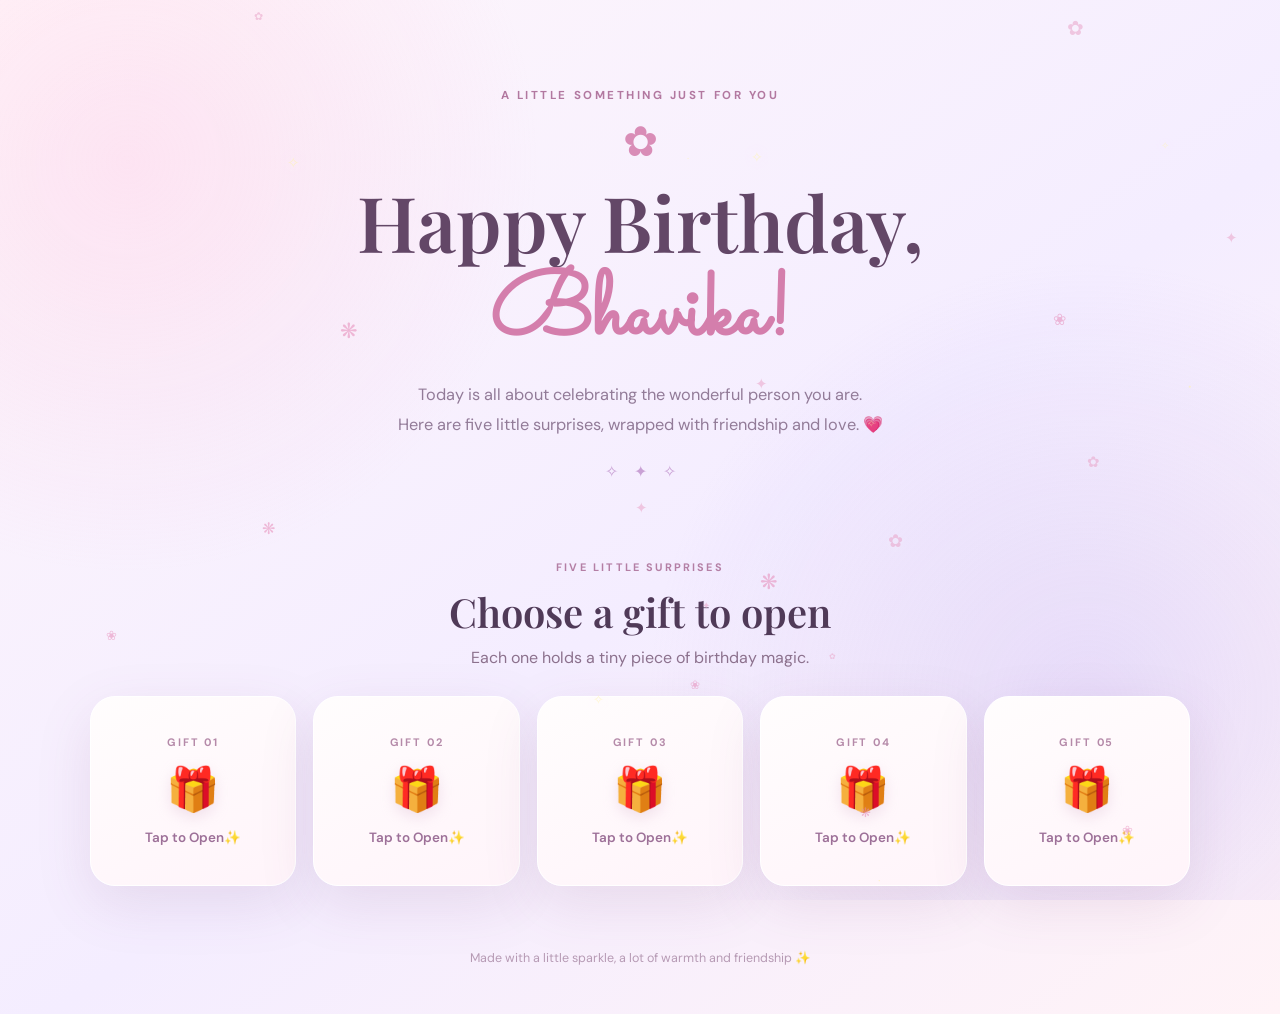
<file: index.html>
<!doctype html>
<html lang="en"><head><meta charset="UTF-8"><meta name="viewport" content="width=device-width, initial-scale=1"><meta name="theme-color" content="#f8dff0"><title>A Little Birthday Magic ✨</title><link rel="stylesheet" href="css/style.css"></head>
<body class="home-page"><div class="ambient-bg" aria-hidden="true"></div><div class="decor-layer" aria-hidden="true"></div>
<main class="home-wrap"><header class="hero"><p class="eyebrow">A LITTLE SOMETHING JUST FOR YOU</p><div class="hero-flower">✿</div><h1>Happy Birthday,<br><span>Bhavika!</span></h1><p class="hero-copy">Today is all about celebrating the wonderful person you are.<br>Here are five little surprises, wrapped with friendship and love. 💗</p><div class="tiny-stars">✧　✦　✧</div></header>
<section class="gift-section" aria-label="Birthday surprises"><div class="section-intro"><span>FIVE LITTLE SURPRISES</span><h2>Choose a gift to open</h2><p>Each one holds a tiny piece of birthday magic.</p></div><div class="gift-grid">
<a class="gift-card" href="cake.html"><span class="gift-number">GIFT 01</span><span class="gift-icon">🎁</span><span class="gift-action">Tap to Open✨</span></a>
<a class="gift-card" href="bouquet.html"><span class="gift-number">GIFT 02</span><span class="gift-icon">🎁</span><span class="gift-action">Tap to Open✨</span></a>
<a class="gift-card" href="teddy.html"><span class="gift-number">GIFT 03</span><span class="gift-icon">🎁</span><span class="gift-action">Tap to Open✨</span></a>
<a class="gift-card" href="open-when.html"><span class="gift-number">GIFT 04</span><span class="gift-icon">🎁</span><span class="gift-action">Tap to Open✨</span></a>
<a class="gift-card" href="wishes.html"><span class="gift-number">GIFT 05</span><span class="gift-icon">🎁</span><span class="gift-action">Tap to Open✨</span></a>
</div></section><footer class="home-footer">Made with a little sparkle, a lot of warmth and friendship ✨</footer></main><script src="js/main.js"></script></body></html>
</file>
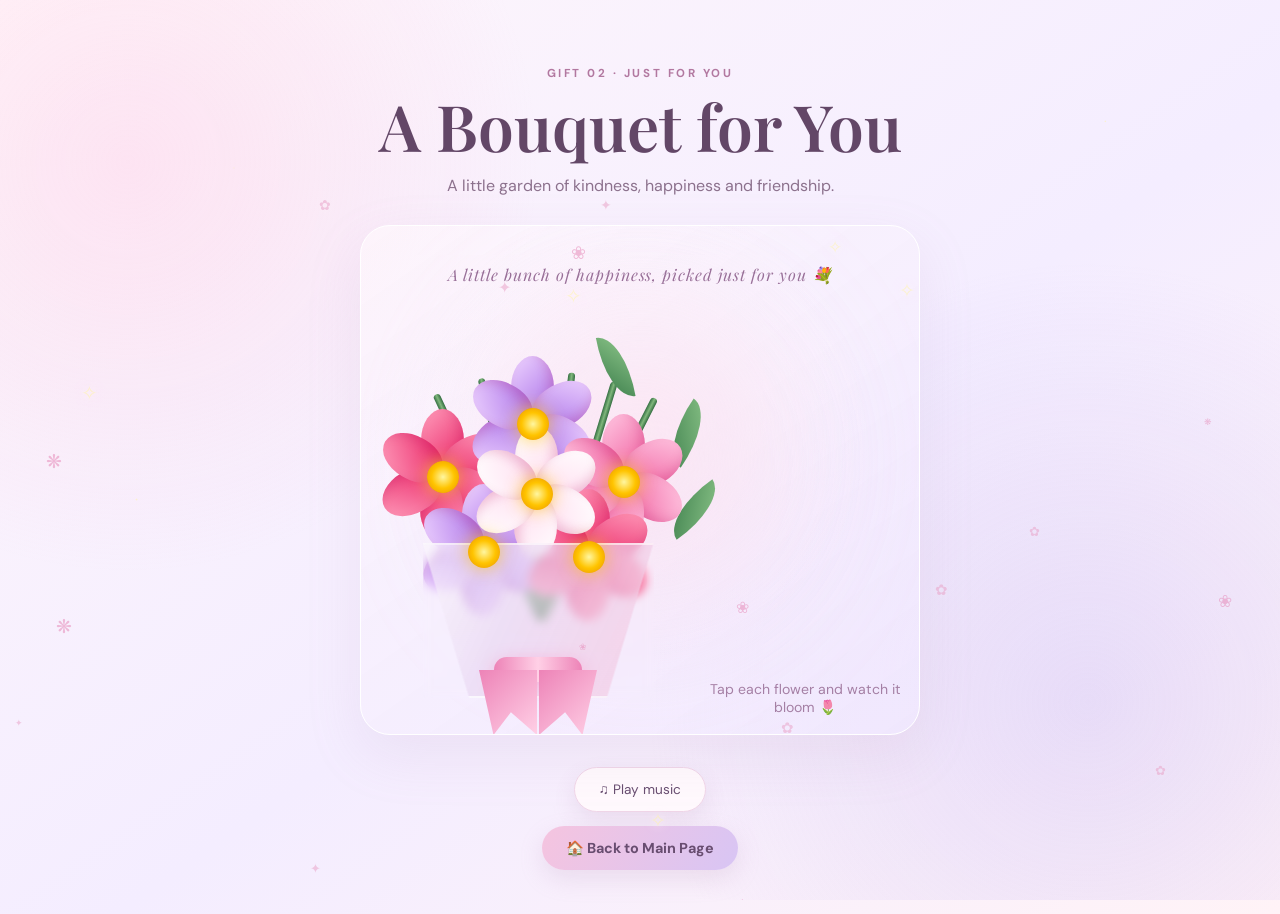
<file: bouquet.html>
<!doctype html>
<html lang="en"><head><meta charset="UTF-8"><meta name="viewport" content="width=device-width, initial-scale=1"><meta name="theme-color" content="#f8dff0"><title>A Bouquet for You ✨</title><link rel="stylesheet" href="css/style.css"><link rel="stylesheet" href="css/bouquet.css"></head>
<body class="page-bouquet"><div class="ambient-bg" aria-hidden="true"></div><div class="decor-layer" aria-hidden="true"></div>
<main class="surprise-wrap"><header class="page-heading"><p class="eyebrow">GIFT 02 · JUST FOR YOU</p><h1>A Bouquet for You</h1><p>A little garden of kindness, happiness and friendship.</p></header>
<section class="experience" id="experience"></section><div class="page-controls"><button class="music-toggle" type="button" aria-pressed="false">♫ Play music</button><a class="home-button" href="index.html">🏠 Back to Main Page</a></div></main>
<script src="js/main.js"></script><script src="js/bouquet.js"></script></body></html>
</file>
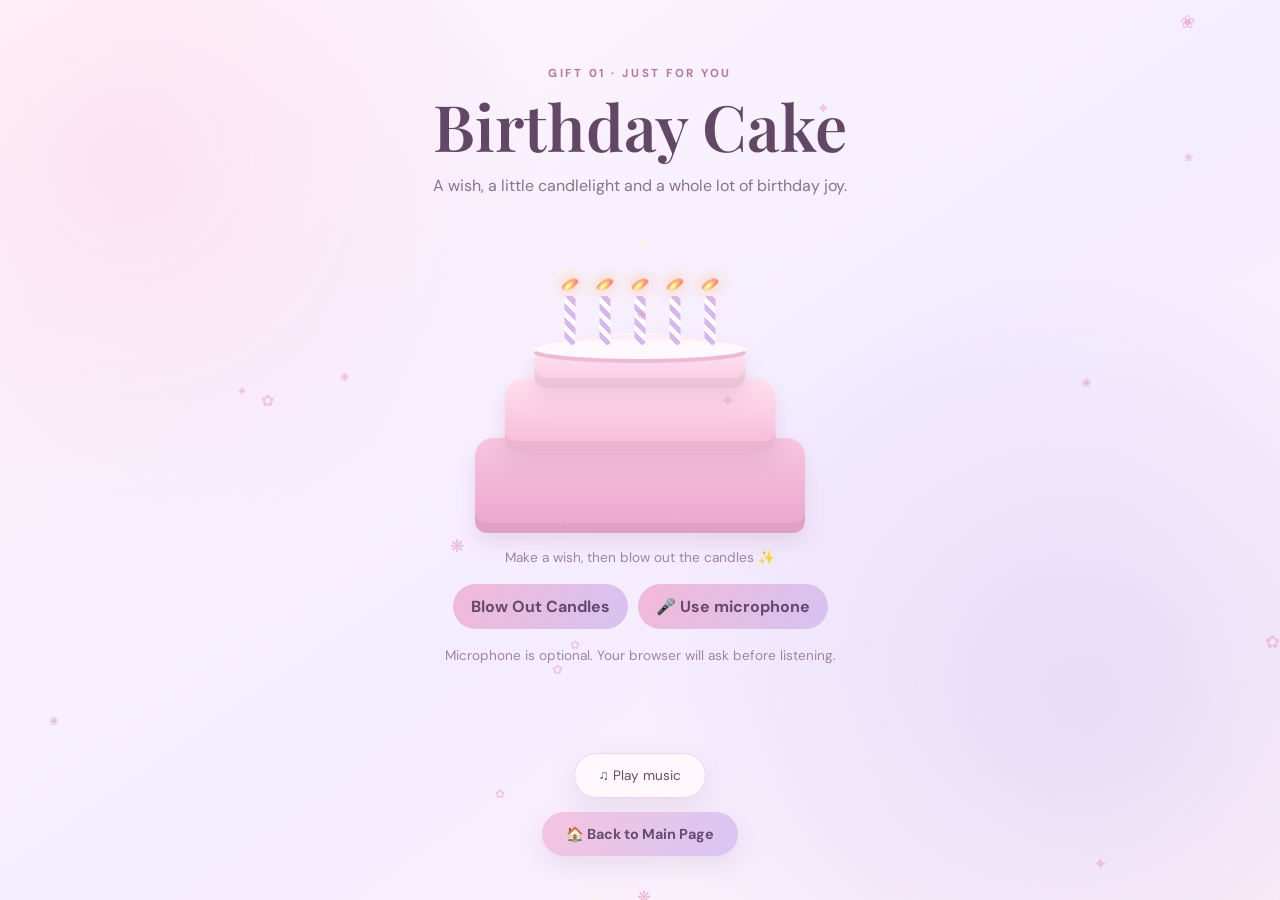
<file: cake.html>
<!doctype html><html lang="en"><head><meta charset="UTF-8"><meta name="viewport" content="width=device-width, initial-scale=1"><meta name="theme-color" content="#f8dff0"><title>Birthday Cake ✨</title><link rel="stylesheet" href="css/style.css"><link rel="stylesheet" href="css/cake.css"></head><body class="page-cake"><div class="ambient-bg" aria-hidden="true"></div><div class="decor-layer" aria-hidden="true"></div><main class="surprise-wrap"><header class="page-heading"><p class="eyebrow">GIFT 01 · JUST FOR YOU</p><h1>Birthday Cake</h1><p>A wish, a little candlelight and a whole lot of birthday joy.</p></header><section class="experience" id="experience"></section><div class="page-controls"><button class="music-toggle" type="button" aria-pressed="false">♫ Play music</button><a class="home-button" href="index.html">🏠 Back to Main Page</a></div></main><script src="js/main.js"></script><script src="js/cake.js"></script></body></html>
</file>
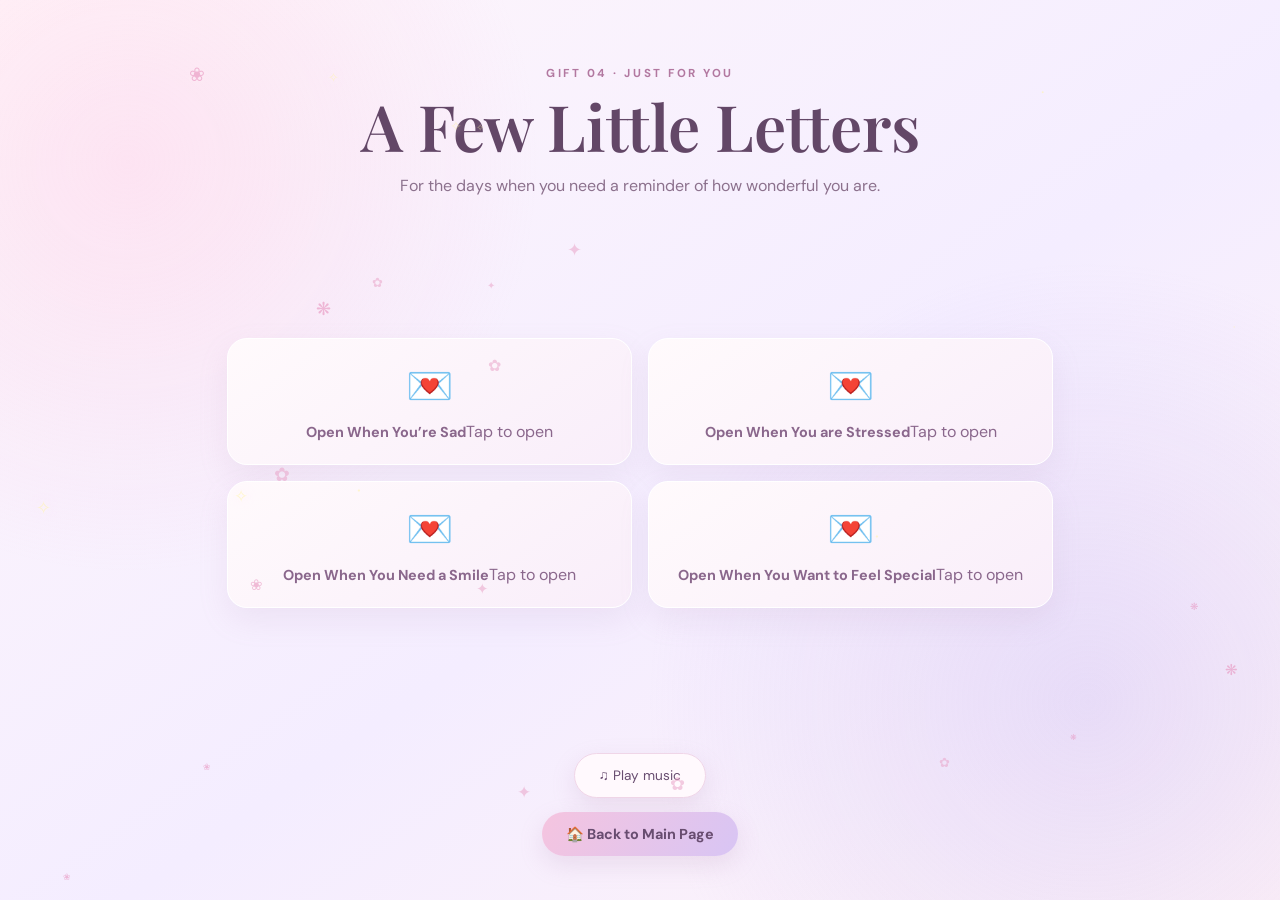
<file: open-when.html>
<!doctype html><html lang="en"><head><meta charset="UTF-8"><meta name="viewport" content="width=device-width, initial-scale=1"><meta name="theme-color" content="#f8dff0"><title>A Few Little Letters ✨</title><link rel="stylesheet" href="css/style.css"><link rel="stylesheet" href="css/letter.css"></head><body class="page-open-when"><div class="ambient-bg" aria-hidden="true"></div><div class="decor-layer" aria-hidden="true"></div><main class="surprise-wrap"><header class="page-heading"><p class="eyebrow">GIFT 04 · JUST FOR YOU</p><h1>A Few Little Letters</h1><p>For the days when you need a reminder of how wonderful you are.</p></header><section class="experience" id="experience"></section><div class="page-controls"><button class="music-toggle" type="button" aria-pressed="false">♫ Play music</button><a class="home-button" href="index.html">🏠 Back to Main Page</a></div></main><script src="js/main.js"></script><script src="js/letter.js"></script></body></html>
</file>
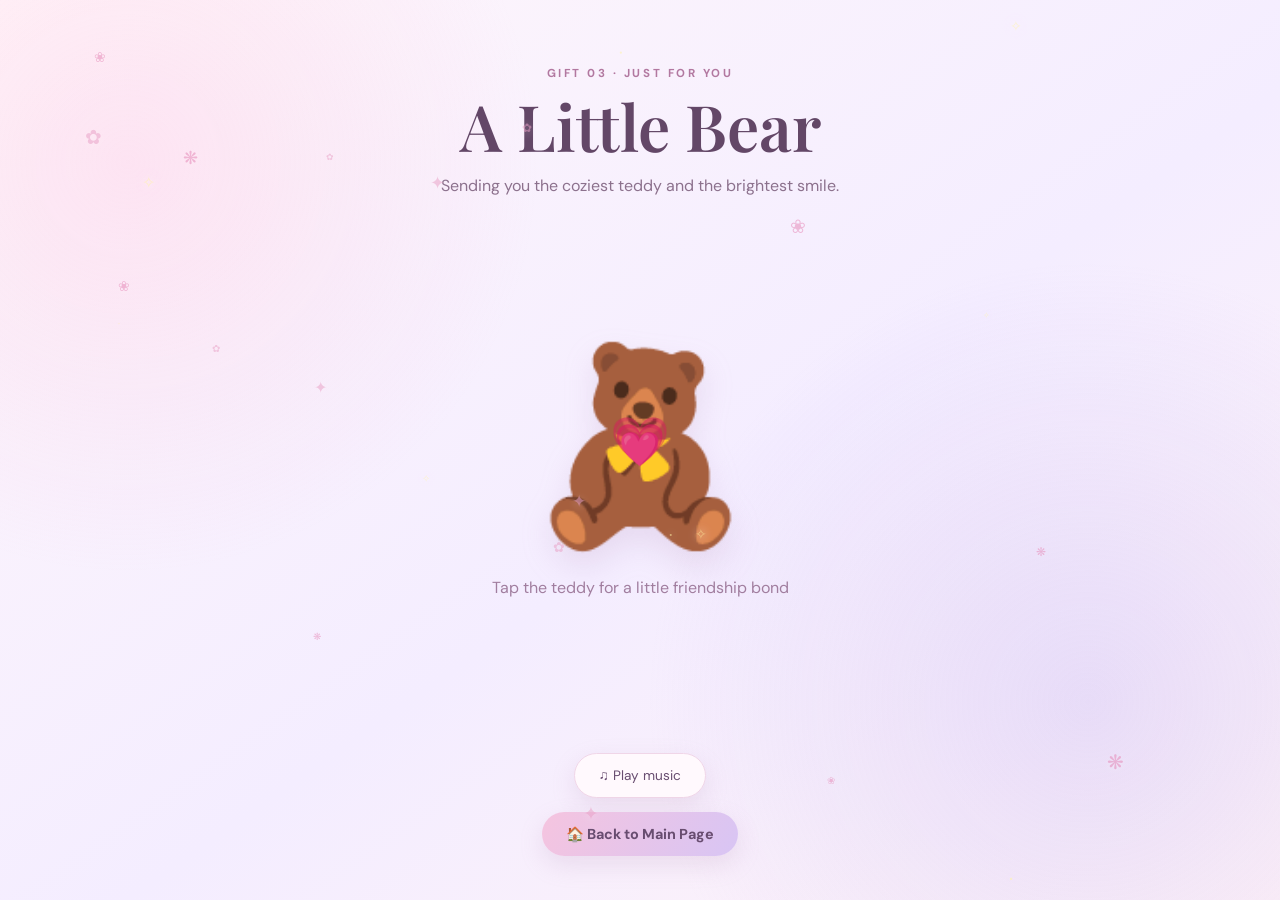
<file: teddy.html>
<!doctype html><html lang="en"><head><meta charset="UTF-8"><meta name="viewport" content="width=device-width, initial-scale=1"><meta name="theme-color" content="#f8dff0"><title>A Little Bear✨</title><link rel="stylesheet" href="css/style.css"><link rel="stylesheet" href="css/teddy.css"></head><body class="page-teddy"><div class="ambient-bg" aria-hidden="true"></div><div class="decor-layer" aria-hidden="true"></div><main class="surprise-wrap"><header class="page-heading"><p class="eyebrow">GIFT 03 · JUST FOR YOU</p><h1>A Little Bear</h1><p>Sending you the coziest teddy and the brightest smile.</p></header><section class="experience" id="experience"></section><div class="page-controls"><button class="music-toggle" type="button" aria-pressed="false">♫ Play music</button><a class="home-button" href="index.html">🏠 Back to Main Page</a></div></main><script src="js/main.js"></script><script src="js/teddy.js"></script></body></html>
</file>
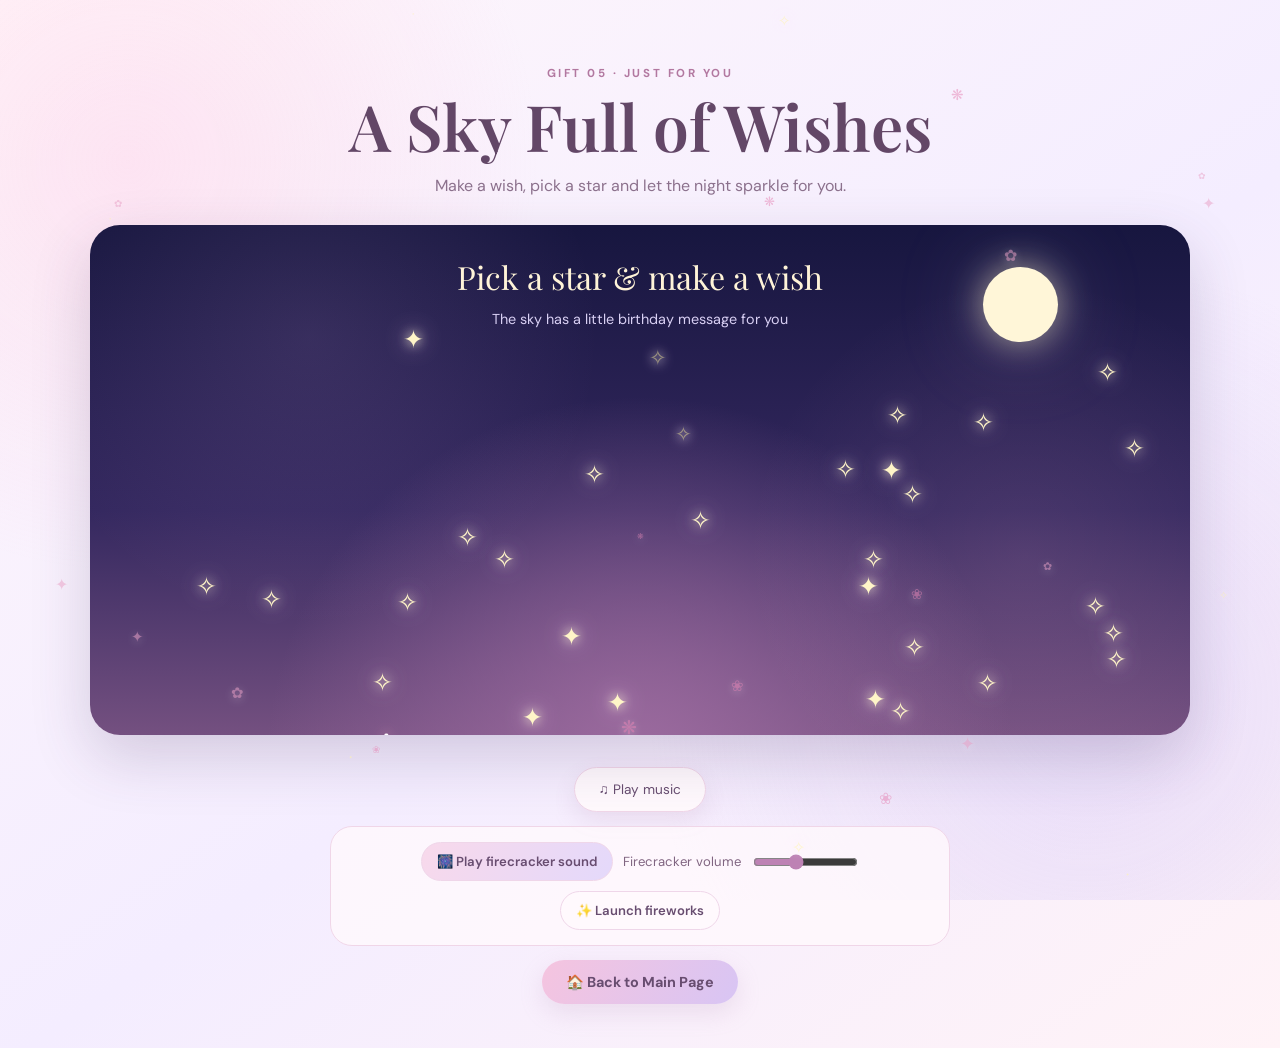
<file: wishes.html>
<!doctype html>
<html lang="en">
<head>
  <meta charset="UTF-8"><meta name="viewport" content="width=device-width, initial-scale=1">
  <meta name="theme-color" content="#f8dff0"><title>A Sky Full of Wishes ✨</title>
  <link rel="stylesheet" href="css/style.css"><link rel="stylesheet" href="css/wishes.css">
</head>
<body class="page-wishes">
  <div class="ambient-bg" aria-hidden="true"></div><div class="decor-layer" aria-hidden="true"></div>
  <main class="surprise-wrap">
    <header class="page-heading"><p class="eyebrow">GIFT 05 · JUST FOR YOU</p><h1>A Sky Full of Wishes</h1><p>Make a wish, pick a star and let the night sparkle for you.</p></header>
    <section class="experience" id="experience" aria-live="polite"></section>
    <div class="page-controls wishes-controls">
      <button class="music-toggle" type="button" aria-pressed="false">♫ Play music</button>
      <div class="firework-controls">
        <button class="firework-toggle" type="button" aria-pressed="false">🎆 Play firecracker sound</button>
        <label for="firework-volume">Firecracker volume</label><input id="firework-volume" type="range" min="0" max="100" value="40">
        <button class="launch-fireworks" type="button">✨ Launch fireworks</button>
      </div>
      <a class="home-button" href="index.html">🏠 Back to Main Page</a>
    </div>
  </main>
  <script src="js/main.js"></script><script src="js/wishes.js"></script>
</body></html>
</file>
<file: css/style.css>
@import url('https://fonts.googleapis.com/css2?family=DM+Sans:wght@400;500;600;700&family=Playfair+Display:wght@500;600;700&family=Sacramento&display=swap');
:root{--ink:#503a58;--muted:#8c718d;--pink:#f4b9d8;--rose:#e98dbb;--lav:#c9b5ee;--cream:#fff9fc;--shadow:0 18px 55px rgba(131,75,126,.13)}*{box-sizing:border-box}html{scroll-behavior:smooth}body{margin:0;min-height:100vh;color:var(--ink);font-family:'DM Sans',sans-serif;background:linear-gradient(145deg,#fff7fb,#f4edff 55%,#fff3f7);overflow-x:hidden}button,a{font:inherit}a{color:inherit;text-decoration:none}.ambient-bg{position:fixed;inset:0;pointer-events:none;background:radial-gradient(circle at 10% 18%,rgba(255,192,221,.32),transparent 30%),radial-gradient(circle at 85% 78%,rgba(193,177,244,.32),transparent 34%);z-index:-2}.decor-layer{position:fixed;inset:0;pointer-events:none;overflow:hidden;z-index:5}.float-decor{position:absolute;opacity:.55;animation:drift var(--dur,12s) ease-in-out infinite alternate;filter:drop-shadow(0 2px 5px #fff8)}.float-decor.petal{font-size:15px;color:#e68bb9}.float-decor.spark{font-size:10px;color:#fff4a8;text-shadow:0 0 9px #fff,0 0 15px #f5b9e4}.float-decor.flower{font-size:17px;color:#e9a4c8}@keyframes drift{0%{transform:translate3d(0,-8px,0) rotate(-15deg)}100%{transform:translate3d(22px,35px,0) rotate(30deg)}}.home-wrap,.surprise-wrap{width:min(1100px,92%);margin:auto;position:relative;z-index:1}.home-wrap{padding:54px 0 28px}.hero{text-align:center;padding:22px 15px 48px}.eyebrow{font-size:.72rem;letter-spacing:.22em;font-weight:700;color:#b278a0}.hero-flower{font-size:42px;color:#d98db7;animation:bloom 4s ease-in-out infinite}.hero h1,.page-heading h1{font-family:'Playfair Display',serif;font-size:clamp(2.5rem,6vw,5.1rem);line-height:1.06;margin:12px 0;color:#634767;font-weight:600}.hero h1 span{font-family:'Sacramento',cursive;color:#d47eac;font-size:1.16em}.hero-copy{line-height:1.8;color:#927b98;font-size:1.02rem}.tiny-stars{color:#c9a1d5;margin-top:22px}.gift-section{padding:24px 0}.section-intro{text-align:center;margin-bottom:28px}.section-intro span{font-size:.68rem;letter-spacing:.2em;color:#b47fa5;font-weight:700}.section-intro h2{font:600 clamp(1.7rem,4vw,2.5rem) 'Playfair Display',serif;margin:9px 0}.section-intro p{color:var(--muted);margin:0}.gift-grid{display:grid;grid-template-columns:repeat(5,minmax(0,1fr));gap:17px}.gift-card{min-height:190px;display:flex;flex-direction:column;align-items:center;justify-content:center;gap:12px;border:1px solid #fff;background:linear-gradient(155deg,#fffdfd,#fff4fa);border-radius:25px;box-shadow:var(--shadow);position:relative;overflow:hidden;transition:transform .3s,box-shadow .3s,border-color .3s;animation:cardfloat 5s ease-in-out infinite;animation-delay:calc(var(--i,0)*.2s)}.gift-card:nth-child(2){--i:1}.gift-card:nth-child(3){--i:2}.gift-card:nth-child(4){--i:3}.gift-card:nth-child(5){--i:4}.gift-card:before{content:'';position:absolute;inset:-1px;background:linear-gradient(130deg,#f7c9e3,#d9c8f8,#fff);opacity:0;transition:opacity .3s;z-index:-1}.gift-card:hover,.gift-card:focus-visible{transform:translateY(-9px) scale(1.02);box-shadow:0 22px 55px #c78cb544;border-color:#efc7e1;outline:none}.gift-card:hover:before{opacity:.45}.gift-number{font-size:.68rem;letter-spacing:.17em;font-weight:700;color:#b58aa9}.gift-icon{font-size:43px;filter:drop-shadow(0 5px 7px #d5b0cc55);transition:transform .3s}.gift-card:hover .gift-icon{transform:rotate(-8deg) scale(1.12)}.gift-action{font-size:.84rem;color:#9d7098;font-weight:600}.home-footer{text-align:center;color:#b69ab4;font-size:.78rem;padding:40px 0 20px}@keyframes cardfloat{0%,100%{translate:0 0}50%{translate:0 -5px}}@keyframes bloom{0%,100%{transform:scale(.94) rotate(-4deg)}50%{transform:scale(1.1) rotate(5deg)}}.surprise-wrap{padding:42px 0 32px;min-height:100vh;display:flex;flex-direction:column}.page-heading{text-align:center;padding:12px 12px 26px}.page-heading h1{font-size:clamp(2.3rem,5vw,4rem);margin:8px 0 12px}.page-heading>p:last-child{color:var(--muted);line-height:1.7;margin:0}.experience{flex:1;display:flex;flex-direction:column;align-items:center;justify-content:center;min-height:300px}.page-controls{display:flex;flex-direction:column;align-items:center;gap:14px;padding:32px 0 12px}.music-toggle,.home-button{border:0;cursor:pointer;border-radius:999px;padding:13px 24px;background:linear-gradient(120deg,#f5c4df,#d8c5f4);color:#684d70;box-shadow:0 9px 24px #b68ab333;transition:transform .2s,box-shadow .2s}.music-toggle{font-size:.85rem;background:#fff9fd;border:1px solid #f0d6e8}.music-toggle:hover,.home-button:hover{transform:translateY(-3px);box-shadow:0 13px 28px #b68ab344}.home-button{font-weight:700;font-size:.9rem}.home-button:active,.music-toggle:active{transform:scale(.97)}.reveal-message{max-width:600px;text-align:center;color:#8b668d;line-height:1.8;background:#fff9fdc9;border:1px solid #fff;border-radius:22px;padding:20px 25px;margin:22px auto;box-shadow:0 10px 30px #c89fbc22;animation:fadeup .7s both}.hidden{display:none!important}@keyframes fadeup{from{opacity:0;transform:translateY(12px)}to{opacity:1;transform:translateY(0)}}@media(max-width:850px){.gift-grid{grid-template-columns:repeat(3,minmax(0,1fr))}.gift-card{min-height:170px}}@media(max-width:560px){.home-wrap{padding-top:30px}.hero{padding-bottom:30px}.hero-copy br{display:none}.gift-grid{grid-template-columns:repeat(2,minmax(0,1fr));gap:12px}.gift-card{min-height:160px;border-radius:20px}.gift-card:last-child{grid-column:1/-1;min-height:145px}.gift-icon{font-size:38px}.surprise-wrap{padding-top:26px}.page-heading{padding-bottom:18px}.page-controls{padding-top:25px}.home-button{width:min(100%,280px);text-align:center}}@media(prefers-reduced-motion:reduce){*,*:before,*:after{animation-duration:.01ms!important;animation-iteration-count:1!important;scroll-behavior:auto!important;transition-duration:.01ms!important}}
</file>
<file: css/bouquet.css>
/* Bouquet artwork adapted from the user's uploaded surprise.html, styled to match the site's pastel palette. */
.bouquet-scene{position:relative;width:min(100%,560px);min-height:510px;display:flex;justify-content:center;align-items:flex-end;padding:78px 12px 18px;overflow:hidden;border-radius:30px;background:radial-gradient(circle at 50% 40%,#fff8fccc,transparent 55%),linear-gradient(145deg,#fff8fcaa,#f0e8ffbb);border:1px solid #fff;box-shadow:0 20px 55px #b78fb522}
.bouquet-scene:before{content:"";position:absolute;width:300px;height:300px;border-radius:50%;background:#f5c8e4;filter:blur(75px);opacity:.36;top:85px;left:calc(50% - 150px);pointer-events:none}
.bouquet-heading{position:absolute;top:22px;left:10px;right:10px;text-align:center;color:#986f98;font:italic 1rem 'Playfair Display',serif;letter-spacing:.06em}
.bouquet-art{position:relative;width:330px;height:390px;flex:0 0 330px;animation:bouquetFloat 4s ease-in-out infinite;z-index:1;cursor:default;transform-origin:50% 85%;--bouquet-scale:1}
@keyframes bouquetFloat{0%,100%{transform:scale(var(--bouquet-scale)) translateY(0) rotate(-1deg)}50%{transform:scale(var(--bouquet-scale)) translateY(-9px) rotate(1deg)}}
.bouquet-stems{position:absolute;bottom:95px;left:50%;width:200px;height:250px;transform:translateX(-50%)}.bouquet-stem{position:absolute;bottom:0;left:50%;width:7px;height:250px;background:linear-gradient(90deg,#356f43,#80b77c,#326c40);border-radius:10px;transform-origin:bottom}.bouquet-stem:nth-child(1){transform:rotate(-25deg)}.bouquet-stem:nth-child(2){transform:rotate(-14deg)}.bouquet-stem:nth-child(3){transform:rotate(-5deg)}.bouquet-stem:nth-child(4){transform:rotate(7deg)}.bouquet-stem:nth-child(5){transform:rotate(17deg)}.bouquet-stem:nth-child(6){transform:rotate(27deg)}
.bouquet-leaf{position:absolute;width:64px;height:29px;background:linear-gradient(135deg,#91c98d,#397b49);border-radius:100% 0 100% 0;transform-origin:bottom right}.bouquet-leaf.l1{left:43px;bottom:185px;transform:rotate(-35deg)}.bouquet-leaf.l2{left:155px;bottom:170px;transform:rotate(125deg)}.bouquet-leaf.l3{left:55px;bottom:115px;transform:rotate(-55deg)}.bouquet-leaf.l4{left:158px;bottom:105px;transform:rotate(145deg)}.bouquet-leaf.l5{left:105px;bottom:220px;transform:rotate(80deg)}
.bouquet-flower{position:absolute;width:112px;height:112px;animation:flowerSway 4s ease-in-out infinite;cursor:pointer;outline:none;transform-origin:center}.bouquet-flower:focus-visible{filter:drop-shadow(0 0 8px #d98db7)}.bouquet-flower.f1{left:14px;top:95px}.bouquet-flower.f2{left:104px;top:42px;animation-delay:-.7s}.bouquet-flower.f3{left:195px;top:100px;animation-delay:-1.2s}.bouquet-flower.f4{left:55px;top:170px;animation-delay:-.4s}.bouquet-flower.f5{left:160px;top:175px;animation-delay:-1.5s}.bouquet-flower.f6{left:108px;top:112px;animation-delay:-2s}
@keyframes flowerSway{0%,100%{rotate:-2deg}50%{rotate:3deg}}
.bouquet-petal{position:absolute;width:43px;height:63px;left:34px;top:7px;border-radius:50% 50% 45% 45%;transform-origin:21px 47px;background:linear-gradient(135deg,#ffc9e3,#f05b9d);box-shadow:inset -5px -7px 12px #aa005033;transition:filter .3s}.bouquet-petal:nth-child(1){transform:rotate(0deg) translateY(-19px)}.bouquet-petal:nth-child(2){transform:rotate(60deg) translateY(-19px)}.bouquet-petal:nth-child(3){transform:rotate(120deg) translateY(-19px)}.bouquet-petal:nth-child(4){transform:rotate(180deg) translateY(-19px)}.bouquet-petal:nth-child(5){transform:rotate(240deg) translateY(-19px)}.bouquet-petal:nth-child(6){transform:rotate(300deg) translateY(-19px)}
.bouquet-flower.purple .bouquet-petal{background:linear-gradient(135deg,#efd5ff,#a66be7)}.bouquet-flower.white .bouquet-petal{background:linear-gradient(135deg,#fff,#ffd9ee)}.bouquet-flower.red .bouquet-petal{background:linear-gradient(135deg,#ff9ebc,#e91e63)}.bouquet-center{position:absolute;left:40px;top:40px;width:32px;height:32px;border-radius:50%;background:radial-gradient(circle,#fff6a0,#ffc400,#e89000);box-shadow:0 0 17px #ffd232cc;z-index:3}
.bouquet-flower.bloomed{scale:1.13;filter:drop-shadow(0 0 10px #f3a8ce)}.bouquet-flower.bloomed .bouquet-petal{filter:brightness(1.12)}
.bouquet-wrapper{position:absolute;bottom:18px;left:50%;width:275px;height:155px;transform:translateX(-50%);clip-path:polygon(8% 0,92% 0,75% 100%,25% 100%);background:linear-gradient(115deg,#fff9 0%,#e9d8f2aa 40%,#f7c8dfbb 100%);border:2px solid #fff9;backdrop-filter:blur(5px);box-shadow:0 18px 45px #9d78a533}.bouquet-ribbon{position:absolute;bottom:34px;left:50%;width:88px;height:25px;transform:translateX(-50%);border-radius:50px;background:linear-gradient(90deg,#ed83b7,#ffd0e6,#ed83b7);box-shadow:0 5px 18px #ff70ae66;z-index:5}.bouquet-ribbon:before,.bouquet-ribbon:after{content:"";position:absolute;top:13px;width:58px;height:65px;background:linear-gradient(135deg,#ed83b7,#ffd0e6);z-index:-1}.bouquet-ribbon:before{right:45px;clip-path:polygon(100% 0,0 0,25% 100%,55% 65%,100% 100%)}.bouquet-ribbon:after{left:45px;clip-path:polygon(0 0,100% 0,75% 100%,45% 65%,0 100%)}
.bouquet-tip{text-align:center;color:#a47fa4;font-size:.88rem;margin:15px 0 0}.bouquet-message{max-width:600px}.bouquet-particle{position:absolute;pointer-events:none;color:#d98db7;font-size:18px;animation:petalpop 1.4s ease-out forwards;z-index:4}@keyframes petalpop{to{transform:translate(var(--x),var(--y)) rotate(240deg);opacity:0}}
/* Scale the complete fixed-coordinate illustration as one unit on narrow screens. */
@media(max-width:600px){
 .bouquet-scene{width:100%;min-height:490px;padding:72px 8px 12px;border-radius:23px;}
 .bouquet-art{--bouquet-scale:.88;}
 .bouquet-heading{top:17px;left:8px;right:8px;font-size:clamp(.75rem,3.4vw,.9rem);letter-spacing:.025em;}
 .bouquet-wrapper{width:275px;}
 .bouquet-tip{font-size:.82rem;padding:0 8px;}
}
@media(max-width:360px){.bouquet-art{--bouquet-scale:.72}.bouquet-wrapper{width:250px}}
@media(min-width:361px) and (max-width:420px){.bouquet-art{--bouquet-scale:.80}}
@media(min-width:421px) and (max-width:480px){.bouquet-art{--bouquet-scale:.88}}
@media(min-width:481px) and (max-width:600px){.bouquet-art{--bouquet-scale:.96}}
@media(min-width:601px) and (max-width:760px){.bouquet-scene{min-height:490px}.bouquet-art{--bouquet-scale:.92}}
@media(prefers-reduced-motion:reduce){.bouquet-art,.bouquet-flower{animation:none}}
</file>
<file: css/cake.css>
.cake-scene{width:min(680px,100%);text-align:center;padding:12px}.cake{position:relative;width:min(330px,82vw);height:240px;margin:24px auto 16px}.cake-layer{position:absolute;left:50%;transform:translateX(-50%);border-radius:18px 18px 12px 12px;box-shadow:inset 0 -10px 0 #0000000b,0 10px 20px #b67aa333}.cake-bottom{bottom:0;width:100%;height:95px;background:linear-gradient(#f8c5df,#eaa5cc)}.cake-middle{bottom:82px;width:82%;height:72px;background:linear-gradient(#ffe0ed,#f6b9d7)}.cake-top{bottom:145px;width:64%;height:55px;background:linear-gradient(#fff0f7,#f7c7df);border-radius:50% 50% 12px 12px}.icing{position:absolute;bottom:174px;left:18%;width:64%;height:20px;background:#fff8fc;border-radius:50%;box-shadow:0 4px 0 #edb9d3}.candles{position:absolute;bottom:188px;left:50%;transform:translateX(-50%);display:flex;gap:24px}.candle{height:49px;width:11px;border-radius:4px;background:repeating-linear-gradient(45deg,#fff 0 5px,#d9b6f0 5px 10px);position:relative}.flame{position:absolute;left:1px;top:-20px;width:9px;height:17px;background:radial-gradient(ellipse at 50% 65%,#fff6a4 0 20%,#ffb35e 45%,#ff7c91 75%);border-radius:70% 20% 70% 20%;transform:rotate(45deg);filter:drop-shadow(0 0 8px #ffb95e);animation:flicker .25s infinite alternate}.candle.out .flame{display:none}.cake-controls{display:flex;flex-wrap:wrap;justify-content:center;gap:10px;margin:18px}.cake-controls button,.mic-button{border:0;border-radius:999px;padding:12px 18px;background:linear-gradient(120deg,#f2b9d8,#d6c2f2);color:#65496b;font-weight:700;cursor:pointer}.mic-button{background:#fff;border:1px solid #efd5e8}.cake-hint{color:#a184a0;font-size:.85rem}.cake-message{font-family:'Sacramento',cursive;font-size:clamp(1.8rem,5vw,3rem);color:#d27eac}.confetti{position:fixed;top:-15px;width:8px;height:12px;z-index:8;pointer-events:none;animation:confetti-fall 2.8s linear forwards}@keyframes flicker{to{transform:rotate(35deg) scale(.85)}}@keyframes confetti-fall{to{transform:translateY(110vh) rotate(650deg);opacity:0}}
</file>
<file: css/letter.css>
.letters-grid{width:min(850px,100%);display:grid;grid-template-columns:repeat(2,minmax(0,1fr));gap:16px;padding:12px}.envelope{border:1px solid #fff;background:linear-gradient(145deg,#fffafc,#f9eefa);border-radius:20px;padding:22px 16px;box-shadow:0 12px 30px #b58cb322;cursor:pointer;text-align:center;color:#8a678c;transition:transform .25s}.envelope:hover{transform:translateY(-5px) rotate(-1deg)}.envelope-icon{font-size:38px;display:block;margin-bottom:10px}.envelope-label{font-weight:700;font-size:.9rem}.letter-modal{position:fixed;inset:0;background:#46334e66;backdrop-filter:blur(5px);display:grid;place-items:center;padding:20px;z-index:10}.letter-paper{width:min(520px,100%);background:#fffafc;border-radius:20px;padding:30px 25px;box-shadow:0 25px 80px #36213b55;animation:paperopen .45s both;position:relative}.letter-paper h2{font:2rem 'Sacramento',cursive;color:#c17eaa;margin:0 0 14px}.letter-paper p{line-height:1.9;color:#876c8c}.letter-close{border:0;background:#f2d6e8;color:#7e5b83;border-radius:50%;width:35px;height:35px;position:absolute;right:12px;top:12px;cursor:pointer}@keyframes paperopen{from{opacity:0;transform:rotateX(-35deg) scale(.85)}to{opacity:1;transform:none}}@media(max-width:540px){.letters-grid{grid-template-columns:1fr}.envelope{padding:18px}}
</file>
<file: css/teddy.css>
.teddy-scene{text-align:center;padding:15px}.teddy{font-size:clamp(115px,28vw,190px);line-height:1.2;position:relative;display:inline-block;cursor:pointer;filter:drop-shadow(0 15px 15px #b68ab333);animation:teddyfloat 3s ease-in-out infinite}.teddy-heart{position:absolute;font-size:48px;left:50%;top:48%;transform:translate(-50%,-50%);animation:heartpulse 1.5s infinite}.teddy:active{transform:scale(.94)}.teddy-tip{color:#a17e9f}.heart-float{position:absolute;pointer-events:none;animation:heartup 2s ease-out forwards}@keyframes teddyfloat{50%{transform:translateY(-12px) rotate(2deg)}}@keyframes heartpulse{50%{transform:translate(-50%,-50%) scale(1.18)}}@keyframes heartup{to{transform:translateY(-150px) scale(.5);opacity:0}}
</file>
<file: css/wishes.css>
/* Gift 05 keeps the original lavender/pink theme while giving the sky its own night-sky scene. */
.sky-scene{position:relative;width:100%;min-height:510px;overflow:hidden;border-radius:30px;background:radial-gradient(ellipse at 50% 105%,#9c6b9f 0%,transparent 48%),linear-gradient(180deg,#17163f 0%,#34285f 56%,#745080 100%);box-shadow:0 22px 60px #46305f33;padding:30px 15px;color:#fff;text-align:center;isolation:isolate}
.sky-scene:before,.sky-scene:after{content:"";position:absolute;inset:0;pointer-events:none;z-index:-1}.sky-scene:before{background:radial-gradient(circle at 20% 22%,#e9b9f51c,transparent 30%),radial-gradient(circle at 85% 65%,#ffb8d51c,transparent 28%)}
.moon{position:absolute;right:12%;top:42px;width:75px;height:75px;border-radius:50%;background:#fff6d8;box-shadow:0 0 35px #fff3c899,0 0 90px #d6c5ff44;z-index:0}
.sky-title{position:relative;z-index:2;font:2rem 'Playfair Display',serif;color:#fff4d8;margin:0 0 12px}.sky-subtitle{position:relative;z-index:2;color:#d9d0f4;font-size:.9rem;margin:0}
.starfield{position:absolute;inset:0;z-index:1}.wish-star{position:absolute;color:#fff5c8;background:transparent;border:0;padding:8px;font-size:clamp(18px,3vw,25px);line-height:1;cursor:pointer;text-shadow:0 0 12px #fff9d5,0 0 24px #f6c8ff;animation:twinkle 2s ease-in-out infinite alternate;transition:transform .2s;touch-action:manipulation}.wish-star:hover,.wish-star:focus-visible{transform:scale(1.6);outline:none}.cloud{position:absolute;color:#c8b9e6;opacity:.2;font-size:clamp(42px,7vw,65px);top:48%;left:-120px;animation:cloudmove 34s linear infinite;pointer-events:none}.cloud.c2{top:72%;animation-duration:42s;animation-delay:-17s;font-size:48px}.shooting-star{position:absolute;width:115px;height:2px;background:linear-gradient(90deg,#fff,transparent);transform:rotate(-35deg);top:28%;left:-150px;animation:shoot 7s ease-in-out infinite;filter:drop-shadow(0 0 5px #fff);pointer-events:none;z-index:1}
.wish-popup{position:fixed;inset:0;background:#191332bb;backdrop-filter:blur(6px);z-index:20;display:grid;place-items:center;padding:20px}.wish-card{width:min(470px,100%);background:linear-gradient(145deg,#fff9fe,#f5eaff);color:#82638a;border:1px solid #fff;border-radius:25px;padding:30px;text-align:center;box-shadow:0 20px 70px #110d2a66;animation:fadeup .5s}.wish-card .wish-emoji{font-size:38px;margin-bottom:12px}.wish-card p{line-height:1.85;margin:0 0 20px}.wish-close{border:0;border-radius:999px;padding:11px 20px;background:linear-gradient(120deg,#f5c4df,#d8c5f4);color:#6b4b78;cursor:pointer}
.firework-controls{display:flex;align-items:center;justify-content:center;gap:10px;flex-wrap:wrap;width:min(620px,100%);padding:15px 18px;border:1px solid #f0d6e8;background:#fff9fdc9;border-radius:22px;color:#806581;font-size:.82rem}.firework-toggle,.launch-fireworks{border:1px solid #efd6e9;border-radius:999px;padding:10px 15px;background:linear-gradient(120deg,#f8d9eb,#e4d9fb);color:#684d70;cursor:pointer;font-weight:600}.firework-toggle[aria-pressed="true"]{background:linear-gradient(120deg,#e8c6f1,#f5c4df);box-shadow:0 0 0 3px #e9c9ec55}.firework-controls input{width:105px;accent-color:#bd82b4}.launch-fireworks{background:#fff9fd}.firework-burst{position:absolute;width:7px;height:7px;border-radius:50%;pointer-events:none;z-index:3;animation:firework-pop 1.25s ease-out forwards;box-shadow:0 0 9px currentColor,0 0 18px currentColor}.firework-burst:before{content:"";position:absolute;inset:-3px;border-radius:50%;background:currentColor;opacity:.3;filter:blur(5px)}
@keyframes twinkle{from{opacity:.55;scale:.8}to{opacity:1;scale:1.18}}@keyframes cloudmove{from{transform:translateX(-30px)}to{transform:translateX(calc(100vw + 250px))}}@keyframes shoot{0%,72%{left:-150px;opacity:0}78%{opacity:1}100%{left:115%;opacity:0}}@keyframes firework-pop{0%{transform:translate(0,0) scale(.2);opacity:1}100%{transform:translate(var(--dx),var(--dy)) scale(.05);opacity:0}}
@media(max-width:560px){.sky-scene{min-height:490px;padding:24px 10px;border-radius:23px}.moon{width:55px;height:55px;right:9%;top:35px}.sky-title{font-size:1.55rem;max-width:75%;margin-inline:auto}.firework-controls{gap:9px;padding:13px 10px}.firework-controls label{font-size:.76rem}.firework-controls input{width:90px}}
@media(prefers-reduced-motion:reduce){.wish-star,.cloud,.shooting-star{animation:none}}

/* Canvas fireworks sit above the sky artwork but never block star interactions. */
.fireworks-canvas{position:absolute;inset:0;width:100%;height:100%;z-index:2;pointer-events:none;}
.starfield{z-index:4;}
@media(max-width:560px){.fireworks-canvas{border-radius:23px}.wishes-controls{width:100%}.firework-controls{width:100%;box-sizing:border-box}.firework-controls label{white-space:nowrap}}
@media(prefers-reduced-motion:reduce){.fireworks-canvas{display:none}}
</file>
